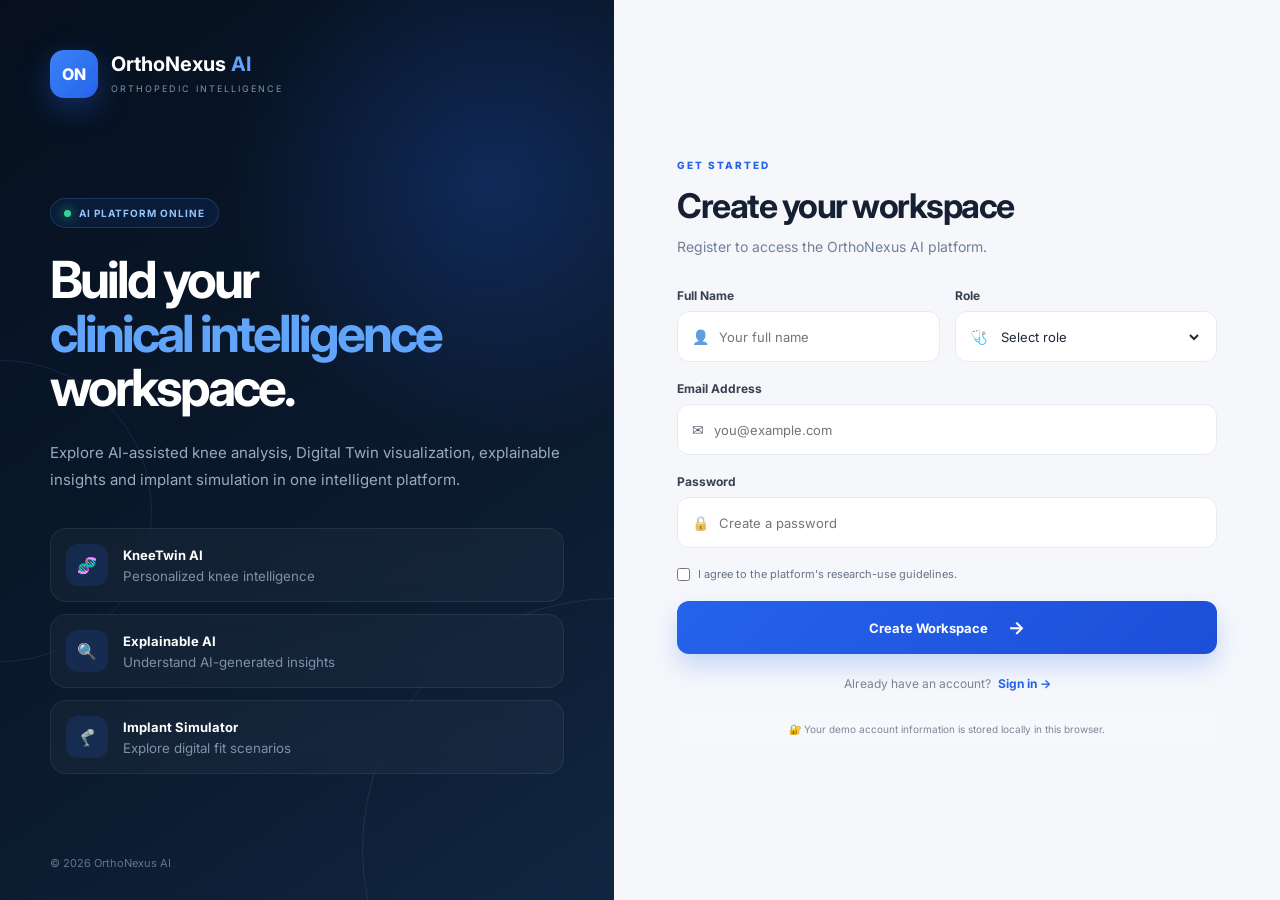
<file: index.html>
<!DOCTYPE html>
<html lang="en">
<head>
    <meta charset="UTF-8">
    <meta name="viewport" content="width=device-width, initial-scale=1.0">
    <title>OrthoNexus AI</title>

    <meta http-equiv="refresh" content="0; url=register.html">
</head>

<body>
    <p>Opening OrthoNexus AI...</p>

    <script>
        window.location.href = "register.html";
    </script>
</body>
</html>
</file>
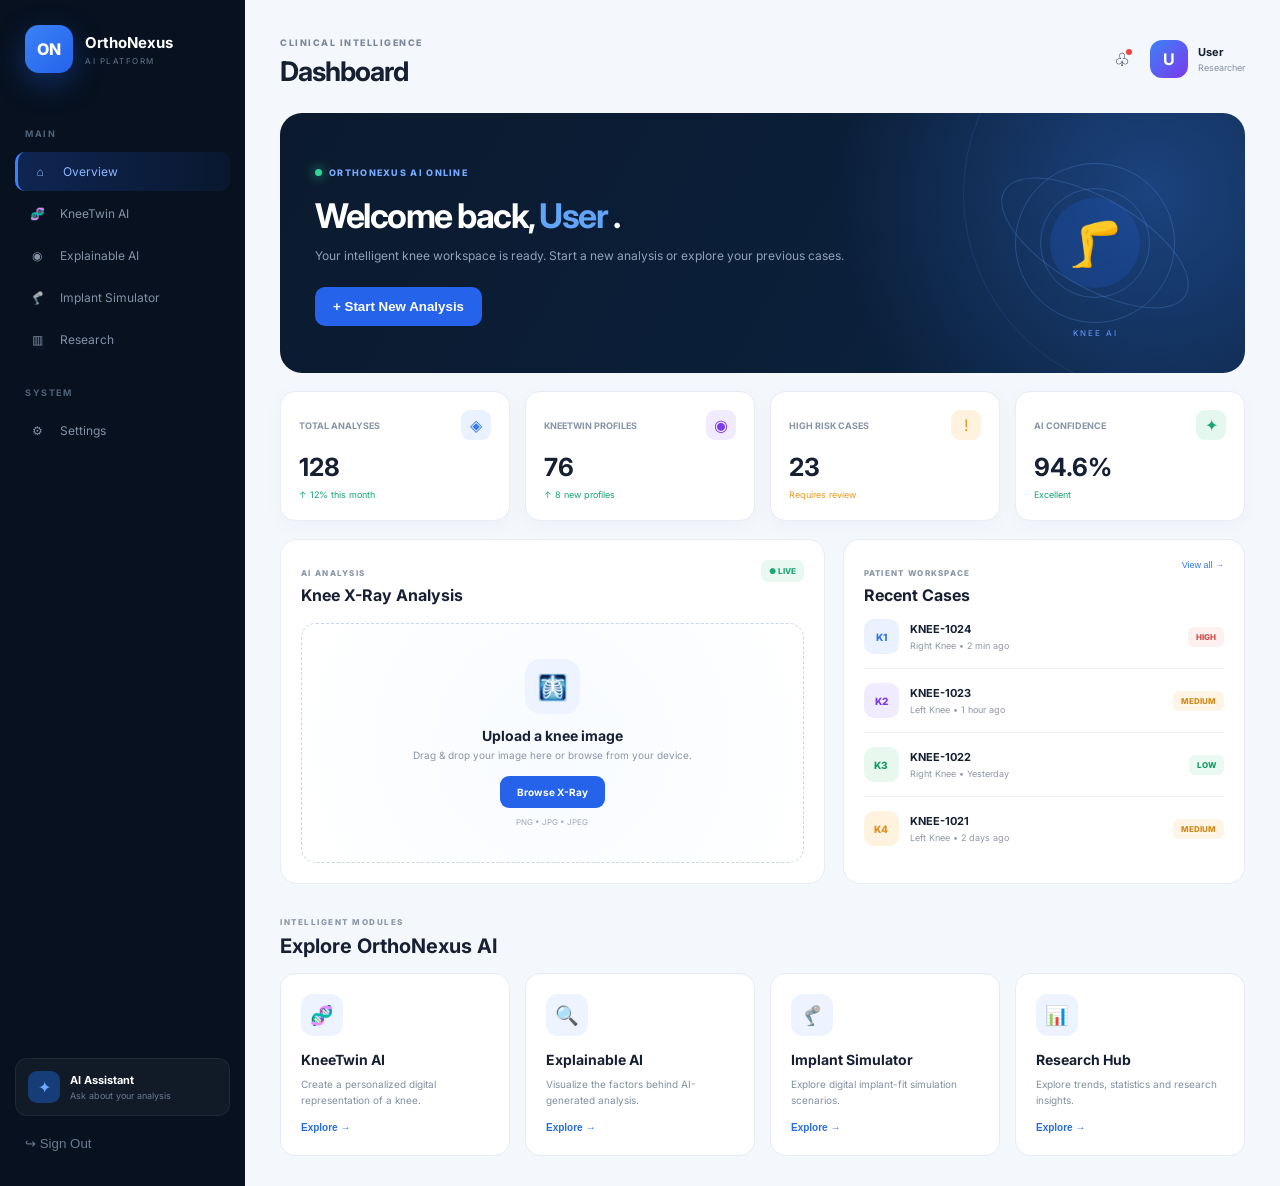
<file: dashboard.html>
<!DOCTYPE html>
<html lang="en">

<head>

    <meta charset="UTF-8">

    <meta name="viewport"
          content="width=device-width, initial-scale=1.0">

    <title>OrthoNexus AI | Dashboard</title>

    <link rel="stylesheet" href="style.css">

</head>


<body class="dashboard-body">


<div class="dashboard-layout">


    <!-- ================= SIDEBAR ================= -->

    <aside class="sidebar">


        <div class="sidebar-brand">

            <div class="brand-logo">
                ON
            </div>

            <div>

                <strong>
                    OrthoNexus
                </strong>

                <small>
                    AI PLATFORM
                </small>

            </div>

        </div>


        <div class="sidebar-section">

            <small class="section-title">
                MAIN
            </small>


            <a class="side-link active">

                <span>⌂</span>

                Overview

            </a>


            <a class="side-link">

                <span>🧬</span>

                KneeTwin AI

            </a>


            <a class="side-link">

                <span>◉</span>

                Explainable AI

            </a>


            <a class="side-link">

                <span>🦿</span>

                Implant Simulator

            </a>


            <a class="side-link">

                <span>▥</span>

                Research

            </a>

        </div>


        <div class="sidebar-section">

            <small class="section-title">
                SYSTEM
            </small>


            <a class="side-link">

                <span>⚙</span>

                Settings

            </a>

        </div>


        <div class="sidebar-bottom">

            <div class="assistant-card">

                <div class="assistant-icon">
                    ✦
                </div>

                <div>

                    <strong>
                        AI Assistant
                    </strong>

                    <small>
                        Ask about your analysis
                    </small>

                </div>

            </div>


            <button
                class="logout-button"
                onclick="logoutUser()">

                ↪ Sign Out

            </button>

        </div>

    </aside>



    <!-- ================= MAIN ================= -->

    <main class="dashboard-main">


        <!-- TOP BAR -->

        <header class="dashboard-header">


            <div>

                <small class="header-label">
                    CLINICAL INTELLIGENCE
                </small>

                <h1>
                    Dashboard
                </h1>

            </div>


            <div class="header-right">

                <div class="notification">
                    ♧
                    <span></span>
                </div>


                <div class="user-profile">

                    <div class="avatar">
                        U
                    </div>

                    <div>

                        <strong id="userDisplayName">
                            User
                        </strong>

                        <small id="userDisplayRole">
                            Researcher
                        </small>

                    </div>

                </div>

            </div>

        </header>



        <!-- ================= HERO ================= -->

        <section class="dashboard-hero">


            <div class="hero-text">

                <div class="online-badge">

                    <span></span>

                    ORTHONEXUS AI ONLINE

                </div>


                <h2>

                    Welcome back,
                    <span id="heroUser">
                        User
                    </span>.

                </h2>


                <p>

                    Your intelligent knee workspace is ready.
                    Start a new analysis or explore your previous cases.

                </p>


                <button class="hero-button">

                    + Start New Analysis

                </button>

            </div>


            <div class="hero-visual">

                <div class="visual-ring ring-1"></div>
                <div class="visual-ring ring-2"></div>
                <div class="visual-ring ring-3"></div>

                <div class="hero-knee">
                    🦵
                </div>

                <span>
                    KNEE AI
                </span>

            </div>

        </section>



        <!-- ================= STATS ================= -->

        <section class="stats-grid">


            <div class="stat-card">

                <div class="stat-top">

                    <span>
                        TOTAL ANALYSES
                    </span>

                    <div class="stat-icon">
                        ◈
                    </div>

                </div>

                <h2>
                    128
                </h2>

                <small class="green-text">
                    ↑ 12% this month
                </small>

            </div>


            <div class="stat-card">

                <div class="stat-top">

                    <span>
                        KNEETWIN PROFILES
                    </span>

                    <div class="stat-icon purple-icon">
                        ◉
                    </div>

                </div>

                <h2>
                    76
                </h2>

                <small class="green-text">
                    ↑ 8 new profiles
                </small>

            </div>


            <div class="stat-card">

                <div class="stat-top">

                    <span>
                        HIGH RISK CASES
                    </span>

                    <div class="stat-icon orange-icon">
                        !
                    </div>

                </div>

                <h2>
                    23
                </h2>

                <small class="orange-text">
                    Requires review
                </small>

            </div>


            <div class="stat-card">

                <div class="stat-top">

                    <span>
                        AI CONFIDENCE
                    </span>

                    <div class="stat-icon green-icon">
                        ✦
                    </div>

                </div>

                <h2>
                    94.6%
                </h2>

                <small class="green-text">
                    Excellent
                </small>

            </div>

        </section>



        <!-- ================= MAIN GRID ================= -->

        <section class="content-grid">


            <!-- X-RAY -->

            <div class="dashboard-panel">

                <div class="panel-heading">

                    <div>

                        <small>
                            AI ANALYSIS
                        </small>

                        <h3>
                            Knee X-Ray Analysis
                        </h3>

                    </div>

                    <span class="live-label">
                        ● LIVE
                    </span>

                </div>


                <div class="upload-box">

                    <div class="upload-symbol">
                        🩻
                    </div>

                    <h3>
                        Upload a knee image
                    </h3>

                    <p>
                        Drag & drop your image here
                        or browse from your device.
                    </p>


                    <label class="upload-button">

                        Browse X-Ray

                        <input
                            type="file"
                            accept="image/*"
                            hidden
                            onchange="showFileName(this)"
                        >

                    </label>


                    <small id="fileName">
                        PNG • JPG • JPEG
                    </small>

                </div>

            </div>



            <!-- RECENT CASES -->

            <div class="dashboard-panel">

                <div class="panel-heading">

                    <div>

                        <small>
                            PATIENT WORKSPACE
                        </small>

                        <h3>
                            Recent Cases
                        </h3>

                    </div>

                    <button class="text-button">
                        View all →
                    </button>

                </div>


                <div class="case-row">

                    <div class="case-avatar">
                        K1
                    </div>

                    <div class="case-details">

                        <strong>
                            KNEE-1024
                        </strong>

                        <small>
                            Right Knee • 2 min ago
                        </small>

                    </div>

                    <span class="risk high">
                        HIGH
                    </span>

                </div>


                <div class="case-row">

                    <div class="case-avatar purple-case">
                        K2
                    </div>

                    <div class="case-details">

                        <strong>
                            KNEE-1023
                        </strong>

                        <small>
                            Left Knee • 1 hour ago
                        </small>

                    </div>

                    <span class="risk medium">
                        MEDIUM
                    </span>

                </div>


                <div class="case-row">

                    <div class="case-avatar green-case">
                        K3
                    </div>

                    <div class="case-details">

                        <strong>
                            KNEE-1022
                        </strong>

                        <small>
                            Right Knee • Yesterday
                        </small>

                    </div>

                    <span class="risk low">
                        LOW
                    </span>

                </div>


                <div class="case-row">

                    <div class="case-avatar orange-case">
                        K4
                    </div>

                    <div class="case-details">

                        <strong>
                            KNEE-1021
                        </strong>

                        <small>
                            Left Knee • 2 days ago
                        </small>

                    </div>

                    <span class="risk medium">
                        MEDIUM
                    </span>

                </div>

            </div>

        </section>



        <!-- ================= AI MODULES ================= -->

        <section class="modules-section">

            <div class="module-heading">

                <div>

                    <small>
                        INTELLIGENT MODULES
                    </small>

                    <h2>
                        Explore OrthoNexus AI
                    </h2>

                </div>

            </div>


            <div class="module-grid">


                <div class="module-card">

                    <div class="module-icon">
                        🧬
                    </div>

                    <h3>
                        KneeTwin AI
                    </h3>

                    <p>
                        Create a personalized digital
                        representation of a knee.
                    </p>

                    <button>
                        Explore →
                    </button>

                </div>


                <div class="module-card">

                    <div class="module-icon">
                        🔍
                    </div>

                    <h3>
                        Explainable AI
                    </h3>

                    <p>
                        Visualize the factors behind
                        AI-generated analysis.
                    </p>

                    <button>
                        Explore →
                    </button>

                </div>


                <div class="module-card">

                    <div class="module-icon">
                        🦿
                    </div>

                    <h3>
                        Implant Simulator
                    </h3>

                    <p>
                        Explore digital implant-fit
                        simulation scenarios.
                    </p>

                    <button>
                        Explore →
                    </button>

                </div>


                <div class="module-card">

                    <div class="module-icon">
                        📊
                    </div>

                    <h3>
                        Research Hub
                    </h3>

                    <p>
                        Explore trends, statistics
                        and research insights.
                    </p>

                    <button>
                        Explore →
                    </button>

                </div>

            </div>

        </section>


    </main>

</div>


<script src="script.js"></script>

</body>
</html>
</file>
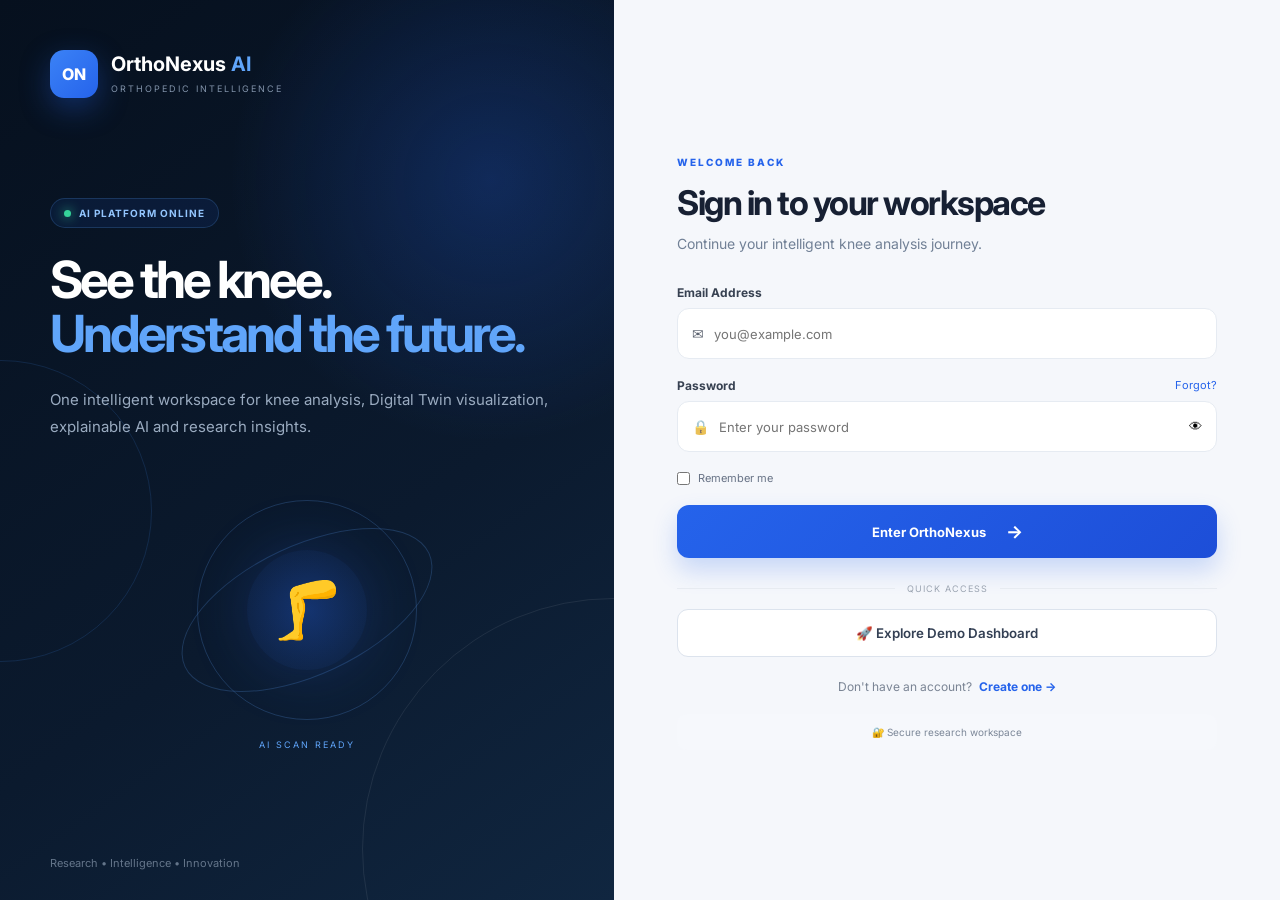
<file: login.html>
<!DOCTYPE html>
<html lang="en">

<head>

    <meta charset="UTF-8">
    <meta name="viewport" content="width=device-width, initial-scale=1.0">

    <title>OrthoNexus AI | Login</title>

    <link rel="stylesheet" href="style.css">

</head>


<body class="auth-body">

    <div class="auth-wrapper">


        <!-- LEFT SIDE -->

        <section class="auth-showcase">

            <div class="brand">

                <div class="brand-logo">
                    ON
                </div>

                <div>

                    <h2>
                        OrthoNexus <span>AI</span>
                    </h2>

                    <small>
                        ORTHOPEDIC INTELLIGENCE
                    </small>

                </div>

            </div>


            <div class="showcase-content">

                <div class="system-pill">

                    <span></span>

                    AI PLATFORM ONLINE

                </div>


                <h1>

                    See the knee.
                    <span>
                        Understand the future.
                    </span>

                </h1>


                <p>

                    One intelligent workspace for knee analysis,
                    Digital Twin visualization, explainable AI
                    and research insights.

                </p>


                <div class="knee-visual">

                    <div class="orbit orbit-one"></div>
                    <div class="orbit orbit-two"></div>

                    <div class="knee-symbol">
                        🦵
                    </div>

                    <div class="scan-text">
                        AI SCAN READY
                    </div>

                </div>

            </div>


            <div class="showcase-footer">

                Research • Intelligence • Innovation

            </div>

        </section>



        <!-- LOGIN -->

        <section class="auth-panel">

            <div class="auth-card login-card">


                <div class="mobile-brand">

                    <div class="brand-logo">
                        ON
                    </div>

                    <strong>
                        OrthoNexus <span>AI</span>
                    </strong>

                </div>


                <div class="form-heading">

                    <span>
                        WELCOME BACK
                    </span>

                    <h1>
                        Sign in to your workspace
                    </h1>

                    <p>
                        Continue your intelligent knee analysis journey.
                    </p>

                </div>


                <form id="loginForm">


                    <div class="input-group">

                        <label>
                            Email Address
                        </label>

                        <div class="input-field">

                            <span>✉</span>

                            <input
                                type="email"
                                id="loginEmail"
                                placeholder="you@example.com"
                                required
                            >

                        </div>

                    </div>


                    <div class="input-group">

                        <div class="password-title">

                            <label>
                                Password
                            </label>

                            <a href="#">
                                Forgot?
                            </a>

                        </div>


                        <div class="input-field">

                            <span>🔒</span>

                            <input
                                type="password"
                                id="loginPassword"
                                placeholder="Enter your password"
                                required
                            >

                            <button
                                type="button"
                                class="eye-button"
                                onclick="togglePassword()">

                                👁

                            </button>

                        </div>

                    </div>


                    <label class="check-row">

                        <input type="checkbox">

                        <span>
                            Remember me
                        </span>

                    </label>


                    <button
                        type="submit"
                        class="main-button">

                        Enter OrthoNexus

                        <strong>→</strong>

                    </button>

                </form>


                <div class="demo-divider">

                    <span></span>

                    <small>
                        QUICK ACCESS
                    </small>

                    <span></span>

                </div>


                <button
                    class="demo-button"
                    onclick="openDashboard()">

                    🚀 Explore Demo Dashboard

                </button>


                <div class="auth-switch">

                    Don't have an account?

                    <a href="register.html">
                        Create one →
                    </a>

                </div>


                <div class="security-note">

                    🔐 Secure research workspace

                </div>

            </div>

        </section>

    </div>


    <script src="script.js"></script>

</body>
</html>
</file>
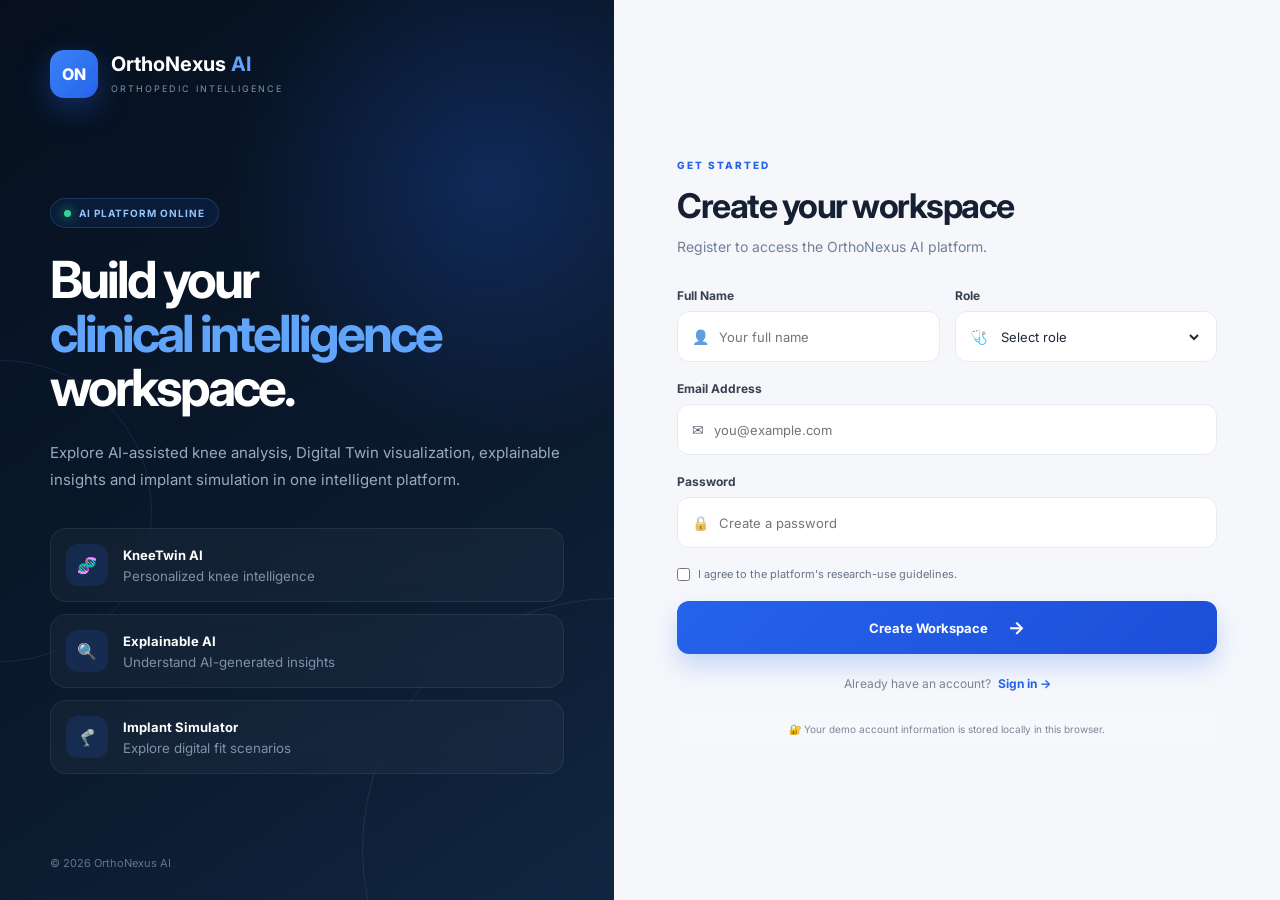
<file: register.html>
<!DOCTYPE html>
<html lang="en">

<head>
    <meta charset="UTF-8">
    <meta name="viewport" content="width=device-width, initial-scale=1.0">

    <title>OrthoNexus AI | Register</title>

    <link rel="stylesheet" href="style.css">
</head>

<body class="auth-body">

    <div class="auth-wrapper">

        <!-- LEFT BRAND SECTION -->

        <section class="auth-showcase">

            <div class="brand">
                <div class="brand-logo">ON</div>

                <div>
                    <h2>OrthoNexus <span>AI</span></h2>
                    <small>ORTHOPEDIC INTELLIGENCE</small>
                </div>
            </div>


            <div class="showcase-content">

                <div class="system-pill">
                    <span></span>
                    AI PLATFORM ONLINE
                </div>

                <h1>
                    Build your
                    <span>clinical intelligence</span>
                    workspace.
                </h1>

                <p>
                    Explore AI-assisted knee analysis, Digital Twin
                    visualization, explainable insights and implant
                    simulation in one intelligent platform.
                </p>


                <div class="feature-list">

                    <div class="feature-item">
                        <div>🧬</div>
                        <section>
                            <strong>KneeTwin AI</strong>
                            <small>Personalized knee intelligence</small>
                        </section>
                    </div>


                    <div class="feature-item">
                        <div>🔍</div>
                        <section>
                            <strong>Explainable AI</strong>
                            <small>Understand AI-generated insights</small>
                        </section>
                    </div>


                    <div class="feature-item">
                        <div>🦿</div>
                        <section>
                            <strong>Implant Simulator</strong>
                            <small>Explore digital fit scenarios</small>
                        </section>
                    </div>

                </div>

            </div>


            <div class="showcase-footer">
                © 2026 OrthoNexus AI
            </div>

        </section>



        <!-- REGISTER SECTION -->

        <section class="auth-panel">

            <div class="auth-card">

                <div class="mobile-brand">
                    <div class="brand-logo">ON</div>
                    <strong>OrthoNexus <span>AI</span></strong>
                </div>


                <div class="form-heading">

                    <span>GET STARTED</span>

                    <h1>
                        Create your workspace
                    </h1>

                    <p>
                        Register to access the OrthoNexus AI platform.
                    </p>

                </div>


                <form id="registerForm">

                    <div class="two-column">

                        <div class="input-group">

                            <label>Full Name</label>

                            <div class="input-field">
                                <span>👤</span>

                                <input
                                    type="text"
                                    id="fullName"
                                    placeholder="Your full name"
                                    required
                                >
                            </div>

                        </div>


                        <div class="input-group">

                            <label>Role</label>

                            <div class="input-field">

                                <span>🩺</span>

                                <select id="role" required>

                                    <option value="">
                                        Select role
                                    </option>

                                    <option value="Doctor">
                                        Doctor
                                    </option>

                                    <option value="Researcher">
                                        Researcher
                                    </option>

                                    <option value="Student">
                                        Student
                                    </option>

                                    <option value="Healthcare Professional">
                                        Healthcare Professional
                                    </option>

                                </select>

                            </div>

                        </div>

                    </div>


                    <div class="input-group">

                        <label>Email Address</label>

                        <div class="input-field">
                            <span>✉</span>

                            <input
                                type="email"
                                id="registerEmail"
                                placeholder="you@example.com"
                                required
                            >
                        </div>

                    </div>


                    <div class="input-group">

                        <label>Password</label>

                        <div class="input-field">

                            <span>🔒</span>

                            <input
                                type="password"
                                id="registerPassword"
                                placeholder="Create a password"
                                required
                            >

                        </div>

                    </div>


                    <label class="check-row">

                        <input
                            type="checkbox"
                            required
                        >

                        <span>
                            I agree to the platform's
                            research-use guidelines.
                        </span>

                    </label>


                    <button
                        type="submit"
                        class="main-button">

                        Create Workspace

                        <strong>→</strong>

                    </button>

                </form>


                <div class="auth-switch">

                    Already have an account?

                    <a href="login.html">
                        Sign in →
                    </a>

                </div>


                <div class="security-note">
                    🔐 Your demo account information is stored locally
                    in this browser.
                </div>

            </div>

        </section>

    </div>


    <script src="script.js"></script>

</body>
</html>
</file>
<file: style.css>
@import url('https://fonts.googleapis.com/css2?family=Inter:wght@400;500;600;700;800&display=swap');


* {
    margin: 0;
    padding: 0;
    box-sizing: border-box;
}


:root {

    --primary: #2563eb;
    --primary-dark: #1d4ed8;

    --dark: #07111f;
    --dark-2: #0b1729;
    --dark-3: #101f34;

    --text: #172033;
    --muted: #718096;

    --border: #e6ebf2;

    --white: #ffffff;

    --green: #18a673;
    --orange: #e99a25;
    --red: #e05454;

}


body {

    font-family: "Inter", sans-serif;

    background: #f5f7fb;

    color: var(--text);

}


/* =====================================================
   AUTH PAGES
===================================================== */


.auth-body {

    min-height: 100vh;

    background:
        radial-gradient(
            circle at 10% 20%,
            rgba(37, 99, 235, .18),
            transparent 30%
        ),
        #f5f7fb;

}


.auth-wrapper {

    min-height: 100vh;

    display: grid;

    grid-template-columns: 48% 52%;

}


/* LEFT */

.auth-showcase {

    position: relative;

    overflow: hidden;

    padding: 50px;

    background:
        radial-gradient(
            circle at 80% 20%,
            rgba(37, 99, 235, .25),
            transparent 30%
        ),
        linear-gradient(
            145deg,
            #06101e,
            #0b1a2e 60%,
            #102640
        );

    color: white;

}


.auth-showcase::before {

    content: "";

    position: absolute;

    width: 500px;
    height: 500px;

    border: 1px solid rgba(255,255,255,.08);

    border-radius: 50%;

    right: -250px;
    bottom: -200px;

}


.auth-showcase::after {

    content: "";

    position: absolute;

    width: 300px;
    height: 300px;

    border: 1px solid rgba(70,150,255,.15);

    border-radius: 50%;

    left: -150px;
    top: 40%;

}


.brand {

    display: flex;

    align-items: center;

    gap: 13px;

    position: relative;

    z-index: 2;

}


.brand-logo {

    width: 48px;
    height: 48px;

    border-radius: 14px;

    display: grid;

    place-items: center;

    background:
        linear-gradient(
            135deg,
            #3b82f6,
            #2563eb
        );

    font-weight: 800;

    font-size: 16px;

    box-shadow:
        0 10px 30px rgba(37,99,235,.35);

}


.brand h2 {

    font-size: 20px;

}


.brand h2 span {

    color: #60a5fa;

}


.brand small {

    color: #8293aa;

    font-size: 9px;

    letter-spacing: 2px;

}


.showcase-content {

    max-width: 590px;

    position: relative;

    z-index: 2;

    margin-top: 100px;

}


.system-pill {

    display: inline-flex;

    align-items: center;

    gap: 8px;

    padding: 8px 13px;

    border-radius: 50px;

    border: 1px solid rgba(96,165,250,.2);

    background: rgba(37,99,235,.1);

    color: #93c5fd;

    font-size: 10px;

    font-weight: 700;

    letter-spacing: 1px;

}


.system-pill span,
.online-badge span {

    width: 7px;
    height: 7px;

    background: #35d399;

    border-radius: 50%;

    box-shadow: 0 0 12px #35d399;

}


.showcase-content h1 {

    margin-top: 25px;

    font-size: clamp(40px, 4vw, 66px);

    line-height: 1.05;

    letter-spacing: -3px;

}


.showcase-content h1 span {

    display: block;

    color: #60a5fa;

}


.showcase-content > p {

    margin-top: 25px;

    max-width: 540px;

    color: #9aabc0;

    line-height: 1.8;

    font-size: 15px;

}


.feature-list {

    margin-top: 35px;

    display: grid;

    gap: 12px;

}


.feature-item {

    display: flex;

    align-items: center;

    gap: 15px;

    padding: 15px;

    border: 1px solid rgba(255,255,255,.07);

    background: rgba(255,255,255,.035);

    border-radius: 16px;

    backdrop-filter: blur(10px);

}


.feature-item > div {

    width: 42px;
    height: 42px;

    display: grid;

    place-items: center;

    border-radius: 12px;

    background: rgba(37,99,235,.15);

}


.feature-item section {

    display: flex;

    flex-direction: column;

    gap: 5px;

}


.feature-item strong {

    font-size: 13px;

}


.feature-item small {

    color: #7f91a8;

}


.showcase-footer {

    position: absolute;

    bottom: 30px;

    left: 50px;

    color: #64758a;

    font-size: 11px;

}


/* AUTH RIGHT */

.auth-panel {

    display: grid;

    place-items: center;

    padding: 40px;

}


.auth-card {

    width: min(540px, 100%);

}


.mobile-brand {

    display: none;

}


.form-heading > span {

    color: var(--primary);

    font-size: 10px;

    font-weight: 800;

    letter-spacing: 2px;

}


.form-heading h1 {

    margin-top: 12px;

    font-size: 34px;

    letter-spacing: -1.5px;

}


.form-heading p {

    margin-top: 10px;

    color: var(--muted);

    font-size: 14px;

    line-height: 1.6;

}


form {

    margin-top: 30px;

}


.two-column {

    display: grid;

    grid-template-columns: 1fr 1fr;

    gap: 15px;

}


.input-group {

    margin-bottom: 19px;

}


.input-group label {

    display: block;

    margin-bottom: 8px;

    font-size: 12px;

    font-weight: 700;

    color: #374151;

}


.input-field {

    height: 51px;

    display: flex;

    align-items: center;

    gap: 10px;

    border: 1px solid var(--border);

    background: white;

    border-radius: 12px;

    padding: 0 14px;

    transition: .25s;

}


.input-field:focus-within {

    border-color: #60a5fa;

    box-shadow:
        0 0 0 4px rgba(37,99,235,.08);

}


.input-field > span {

    font-size: 14px;

    opacity: .7;

}


.input-field input,
.input-field select {

    width: 100%;

    border: none;

    outline: none;

    font-family: inherit;

    background: transparent;

    font-size: 13px;

    color: #1f2937;

}


.input-field select {

    cursor: pointer;

}


.password-title {

    display: flex;

    justify-content: space-between;

}


.password-title a {

    font-size: 11px;

    color: var(--primary);

    text-decoration: none;

}


.eye-button {

    border: none;

    background: transparent;

    cursor: pointer;

}


.check-row {

    display: flex;

    align-items: center;

    gap: 8px;

    color: #687386;

    font-size: 11px;

    margin: 10px 0 20px;

}


.check-row input {

    accent-color: var(--primary);

}


.main-button {

    width: 100%;

    height: 53px;

    border: none;

    border-radius: 12px;

    background:
        linear-gradient(
            135deg,
            #2563eb,
            #1d4ed8
        );

    color: white;

    font-family: inherit;

    font-size: 13px;

    font-weight: 700;

    cursor: pointer;

    display: flex;

    justify-content: center;

    align-items: center;

    gap: 20px;

    box-shadow:
        0 12px 25px rgba(37,99,235,.22);

    transition: .25s;

}


.main-button:hover {

    transform: translateY(-2px);

    box-shadow:
        0 16px 30px rgba(37,99,235,.30);

}


.main-button strong {

    font-size: 18px;

}


.auth-switch {

    text-align: center;

    margin-top: 22px;

    font-size: 12px;

    color: #7a8494;

}


.auth-switch a {

    color: var(--primary);

    font-weight: 700;

    text-decoration: none;

    margin-left: 4px;

}


.security-note {

    margin-top: 20px;

    padding: 12px;

    border-radius: 10px;

    background: #f6f8fc;

    color: #7c8798;

    font-size: 10px;

    text-align: center;

}


.demo-divider {

    display: flex;

    align-items: center;

    gap: 12px;

    margin: 25px 0 15px;

}


.demo-divider span {

    height: 1px;

    background: #e7ebf1;

    flex: 1;

}


.demo-divider small {

    color: #9ba4b1;

    font-size: 9px;

    letter-spacing: 1px;

}


.demo-button {

    width: 100%;

    height: 48px;

    border-radius: 11px;

    border: 1px solid #dce3ed;

    background: white;

    color: #344054;

    cursor: pointer;

    font-family: inherit;

    font-weight: 600;

    transition: .2s;

}


.demo-button:hover {

    border-color: #8bb5ff;

    background: #f7faff;

}


/* KNEE VISUAL */

.knee-visual {

    position: relative;

    width: 270px;
    height: 270px;

    margin: 35px auto 0;

    display: grid;

    place-items: center;

}


.knee-symbol {

    position: relative;

    z-index: 3;

    width: 120px;
    height: 120px;

    border-radius: 50%;

    display: grid;

    place-items: center;

    background:
        radial-gradient(
            circle,
            rgba(37,99,235,.35),
            rgba(37,99,235,.05)
        );

    font-size: 55px;

    box-shadow:
        0 0 60px rgba(37,99,235,.22);

}


.orbit {

    position: absolute;

    border: 1px solid rgba(96,165,250,.22);

    border-radius: 50%;

}


.orbit-one {

    width: 220px;
    height: 220px;

}


.orbit-two {

    width: 270px;
    height: 130px;

    transform: rotate(-25deg);

}


.scan-text {

    position: absolute;

    bottom: -5px;

    color: #60a5fa;

    font-size: 9px;

    letter-spacing: 2px;

}


/* =====================================================
   DASHBOARD
===================================================== */


.dashboard-body {

    background: #f4f7fb;

}


.dashboard-layout {

    min-height: 100vh;

    display: flex;

}


/* SIDEBAR */

.sidebar {

    width: 245px;

    flex-shrink: 0;

    background: #07111f;

    color: white;

    padding: 25px 15px;

    display: flex;

    flex-direction: column;

}


.sidebar-brand {

    display: flex;

    align-items: center;

    gap: 12px;

    padding: 0 10px 30px;

}


.sidebar-brand strong {

    display: block;

    font-size: 15px;

}


.sidebar-brand small {

    display: block;

    color: #65768c;

    font-size: 8px;

    letter-spacing: 1.5px;

    margin-top: 4px;

}


.sidebar-section {

    margin-top: 15px;

}


.section-title {

    display: block;

    color: #526379;

    font-size: 9px;

    font-weight: 700;

    letter-spacing: 1.5px;

    padding: 10px;

}


.side-link {

    display: flex;

    align-items: center;

    gap: 13px;

    padding: 12px;

    margin: 3px 0;

    border-radius: 10px;

    color: #8392a7;

    text-decoration: none;

    font-size: 12px;

    cursor: pointer;

    transition: .2s;

}


.side-link span {

    width: 20px;

    text-align: center;

}


.side-link:hover {

    background: rgba(255,255,255,.05);

    color: white;

}


.side-link.active {

    background:
        linear-gradient(
            90deg,
            rgba(37,99,235,.25),
            rgba(37,99,235,.08)
        );

    color: #8db8ff;

    border-left: 3px solid #3b82f6;

}


.sidebar-bottom {

    margin-top: auto;

}


.assistant-card {

    display: flex;

    align-items: center;

    gap: 10px;

    padding: 12px;

    background: rgba(255,255,255,.045);

    border: 1px solid rgba(255,255,255,.06);

    border-radius: 12px;

}


.assistant-icon {

    width: 32px;
    height: 32px;

    display: grid;

    place-items: center;

    border-radius: 9px;

    background: #173d78;

    color: #72a7ff;

}


.assistant-card strong {

    display: block;

    font-size: 11px;

}


.assistant-card small {

    display: block;

    margin-top: 3px;

    color: #687a91;

    font-size: 9px;

}


.logout-button {

    width: 100%;

    margin-top: 10px;

    border: none;

    background: transparent;

    color: #697a90;

    padding: 10px;

    cursor: pointer;

    text-align: left;

}


/* MAIN */

.dashboard-main {

    flex: 1;

    min-width: 0;

    padding: 30px 35px;

}


.dashboard-header {

    display: flex;

    align-items: center;

    justify-content: space-between;

    margin-bottom: 25px;

}


.header-label {

    color: #7b8798;

    font-size: 9px;

    font-weight: 800;

    letter-spacing: 1.5px;

}


.dashboard-header h1 {

    margin-top: 5px;

    font-size: 27px;

    letter-spacing: -1px;

}


.header-right {

    display: flex;

    align-items: center;

    gap: 20px;

}


.notification {

    position: relative;

    font-size: 18px;

}


.notification span {

    position: absolute;

    width: 6px;
    height: 6px;

    background: #ef4444;

    border-radius: 50%;

    top: 0;
    right: -2px;

}


.user-profile {

    display: flex;

    align-items: center;

    gap: 10px;

}


.avatar {

    width: 38px;
    height: 38px;

    border-radius: 12px;

    background:
        linear-gradient(
            135deg,
            #3b82f6,
            #7c3aed
        );

    color: white;

    display: grid;

    place-items: center;

    font-weight: 700;

}


.user-profile strong {

    display: block;

    font-size: 11px;

}


.user-profile small {

    display: block;

    margin-top: 3px;

    color: #8792a2;

    font-size: 9px;

}


/* HERO */

.dashboard-hero {

    min-height: 230px;

    border-radius: 22px;

    padding: 35px;

    color: white;

    display: flex;

    align-items: center;

    justify-content: space-between;

    overflow: hidden;

    position: relative;

    background:
        radial-gradient(
            circle at 90% 30%,
            rgba(59,130,246,.35),
            transparent 35%
        ),
        linear-gradient(
            120deg,
            #0b1a2e,
            #0b2342
        );

}


.dashboard-hero::after {

    content: "";

    position: absolute;

    width: 400px;
    height: 400px;

    border: 1px solid rgba(96,165,250,.12);

    border-radius: 50%;

    right: -120px;

    top: -120px;

}


.hero-text {

    position: relative;

    z-index: 2;

    max-width: 650px;

}


.online-badge {

    display: inline-flex;

    align-items: center;

    gap: 7px;

    color: #78aaff;

    font-size: 9px;

    font-weight: 800;

    letter-spacing: 1.3px;

}


.hero-text h2 {

    margin-top: 15px;

    font-size: 34px;

    letter-spacing: -1.5px;

}


.hero-text h2 span {

    color: #60a5fa;

}


.hero-text p {

    margin-top: 10px;

    color: #8fa1b8;

    font-size: 12px;

    line-height: 1.7;

    max-width: 550px;

}


.hero-button {

    margin-top: 20px;

    padding: 12px 18px;

    border: none;

    border-radius: 10px;

    background: #2563eb;

    color: white;

    font-weight: 700;

    cursor: pointer;

}


.hero-visual {

    position: relative;

    width: 230px;
    height: 190px;

    display: grid;

    place-items: center;

}


.hero-knee {

    position: relative;

    z-index: 4;

    width: 90px;
    height: 90px;

    border-radius: 50%;

    display: grid;

    place-items: center;

    background: rgba(37,99,235,.2);

    font-size: 43px;

}


.visual-ring {

    position: absolute;

    border: 1px solid rgba(96,165,250,.25);

    border-radius: 50%;

}


.ring-1 {

    width: 110px;
    height: 110px;

}


.ring-2 {

    width: 160px;
    height: 160px;

}


.ring-3 {

    width: 210px;
    height: 90px;

    transform: rotate(30deg);

}


.hero-visual > span {

    position: absolute;

    bottom: 0;

    font-size: 8px;

    letter-spacing: 2px;

    color: #679bff;

}


/* STATS */

.stats-grid {

    display: grid;

    grid-template-columns:
        repeat(4, 1fr);

    gap: 15px;

    margin-top: 18px;

}


.stat-card {

    background: white;

    border: 1px solid #e8edf4;

    border-radius: 15px;

    padding: 18px;

    box-shadow:
        0 5px 20px rgba(15,23,42,.03);

}


.stat-top {

    display: flex;

    justify-content: space-between;

    align-items: center;

}


.stat-top > span {

    color: #8994a4;

    font-size: 9px;

    font-weight: 700;

}


.stat-icon {

    width: 30px;
    height: 30px;

    border-radius: 9px;

    display: grid;

    place-items: center;

    background: #eaf2ff;

    color: #3678ed;

}


.purple-icon {

    background: #f1ebff;

    color: #7c3aed;

}


.orange-icon {

    background: #fff3df;

    color: #e89a24;

}


.green-icon {

    background: #e5f8ef;

    color: #18a673;

}


.stat-card h2 {

    margin-top: 12px;

    font-size: 25px;

}


.stat-card small {

    font-size: 9px;

}


.green-text {

    color: var(--green);

}


.orange-text {

    color: var(--orange);

}


/* CONTENT */

.content-grid {

    display: grid;

    grid-template-columns: 1.15fr .85fr;

    gap: 18px;

    margin-top: 18px;

}


.dashboard-panel {

    background: white;

    border: 1px solid #e8edf4;

    border-radius: 17px;

    padding: 20px;

}


.panel-heading {

    display: flex;

    align-items: flex-start;

    justify-content: space-between;

}


.panel-heading small {

    color: #8a96a7;

    font-size: 8px;

    font-weight: 800;

    letter-spacing: 1.3px;

}


.panel-heading h3 {

    margin-top: 5px;

    font-size: 16px;

}


.live-label {

    color: #1ca775;

    background: #e9f9f2;

    padding: 6px 8px;

    border-radius: 7px;

    font-size: 8px;

    font-weight: 800;

}


.upload-box {

    min-height: 240px;

    margin-top: 18px;

    border: 1.5px dashed #cbd7e7;

    border-radius: 15px;

    display: flex;

    flex-direction: column;

    align-items: center;

    justify-content: center;

    text-align: center;

    background:
        radial-gradient(
            circle at center,
            #f8fbff,
            white
        );

}


.upload-symbol {

    width: 55px;
    height: 55px;

    display: grid;

    place-items: center;

    border-radius: 16px;

    background: #edf4ff;

    font-size: 25px;

}


.upload-box h3 {

    margin-top: 13px;

    font-size: 14px;

}


.upload-box p {

    margin-top: 5px;

    color: #8b96a5;

    font-size: 10px;

}


.upload-button {

    margin-top: 15px;

    padding: 10px 17px;

    background: #2563eb;

    color: white;

    border-radius: 9px;

    font-size: 10px;

    font-weight: 700;

    cursor: pointer;

}


.upload-box > small {

    margin-top: 9px;

    color: #a0a9b6;

    font-size: 8px;

}


.text-button {

    border: none;

    background: none;

    color: #3477e9;

    font-size: 9px;

    cursor: pointer;

}


.case-row {

    display: flex;

    align-items: center;

    gap: 11px;

    padding: 14px 0;

    border-bottom: 1px solid #edf0f5;

}


.case-row:last-child {

    border-bottom: none;

}


.case-avatar {

    width: 35px;
    height: 35px;

    display: grid;

    place-items: center;

    border-radius: 10px;

    background: #eaf2ff;

    color: #3275e9;

    font-size: 10px;

    font-weight: 800;

}


.purple-case {

    background: #f1ebff;
    color: #7c3aed;

}


.green-case {

    background: #e8f8ef;
    color: #159b6a;

}


.orange-case {

    background: #fff2df;
    color: #df8d1d;

}


.case-details {

    flex: 1;

}


.case-details strong {

    display: block;

    font-size: 11px;

}


.case-details small {

    display: block;

    margin-top: 4px;

    color: #8d98a8;

    font-size: 9px;

}


.risk {

    padding: 5px 8px;

    border-radius: 6px;

    font-size: 8px;

    font-weight: 800;

}


.risk.high {

    color: #d14b4b;

    background: #fff0f0;

}


.risk.medium {

    color: #d28a1c;

    background: #fff5e6;

}


.risk.low {

    color: #159b6a;

    background: #eaf9f2;

}


/* MODULES */

.modules-section {

    margin-top: 25px;

}


.module-heading small {

    color: #8a96a7;

    font-size: 8px;

    letter-spacing: 1.5px;

    font-weight: 800;

}


.module-heading h2 {

    margin-top: 5px;

    font-size: 20px;

}


.module-grid {

    display: grid;

    grid-template-columns:
        repeat(4, 1fr);

    gap: 15px;

    margin-top: 15px;

}


.module-card {

    background: white;

    border: 1px solid #e7ecf3;

    border-radius: 15px;

    padding: 20px;

    transition: .25s;

}


.module-card:hover {

    transform: translateY(-4px);

    border-color: #a9c8ff;

    box-shadow:
        0 12px 25px rgba(37,99,235,.08);

}


.module-icon {

    width: 42px;
    height: 42px;

    display: grid;

    place-items: center;

    background: #edf4ff;

    border-radius: 12px;

    font-size: 19px;

}


.module-card h3 {

    margin-top: 15px;

    font-size: 14px;

}


.module-card p {

    margin-top: 8px;

    color: #8490a0;

    font-size: 10px;

    line-height: 1.6;

}


.module-card button {

    margin-top: 14px;

    border: none;

    background: transparent;

    color: #286de0;

    font-weight: 700;

    font-size: 10px;

    cursor: pointer;

}


/* =====================================================
   RESPONSIVE
===================================================== */


@media (max-width: 1050px) {

    .auth-wrapper {

        grid-template-columns: 42% 58%;

    }

    .stats-grid {

        grid-template-columns:
            repeat(2, 1fr);

    }

    .module-grid {

        grid-template-columns:
            repeat(2, 1fr);

    }

}


@media (max-width: 800px) {

    .auth-wrapper {

        grid-template-columns: 1fr;

    }


    .auth-showcase {

        display: none;

    }


    .mobile-brand {

        display: flex;

        align-items: center;

        gap: 10px;

        margin-bottom: 35px;

    }


    .mobile-brand .brand-logo {

        width: 40px;
        height: 40px;

    }


    .mobile-brand span {

        color: var(--primary);

    }


    .auth-panel {

        padding: 25px;

    }


    .dashboard-layout {

        display: block;

    }


    .sidebar {

        width: 100%;

        min-height: auto;

    }


    .sidebar-section,
    .sidebar-bottom {

        display: none;

    }


    .sidebar-brand {

        padding-bottom: 0;

    }


    .dashboard-main {

        padding: 20px;

    }


    .content-grid {

        grid-template-columns: 1fr;

    }


    .module-grid {

        grid-template-columns: 1fr 1fr;

    }

}


@media (max-width: 550px) {

    .two-column {

        grid-template-columns: 1fr;

    }


    .stats-grid {

        grid-template-columns: 1fr;

    }


    .module-grid {

        grid-template-columns: 1fr;

    }


    .dashboard-hero {

        padding: 25px;

    }


    .hero-visual {

        display: none;

    }


    .dashboard-header {

        align-items: flex-start;

    }


    .profile-info {

        display: none;

    }

}
</file>
